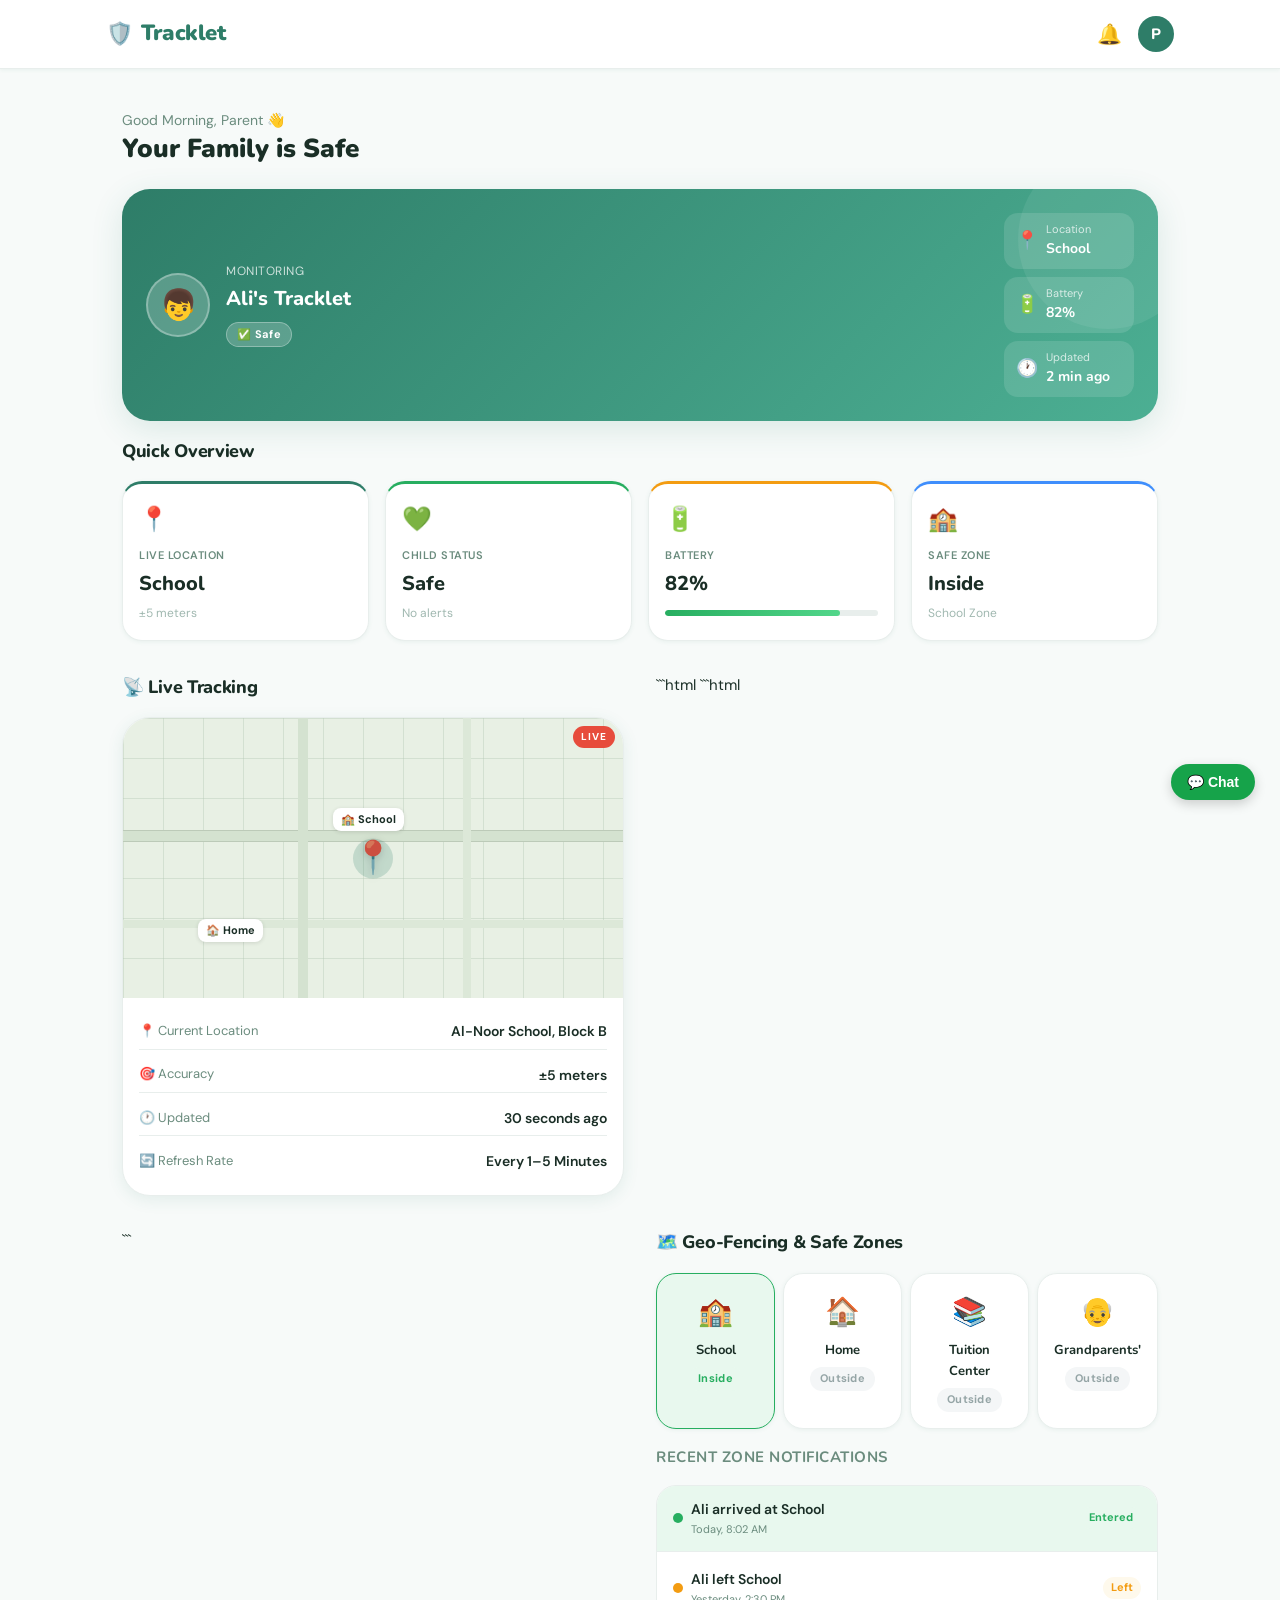
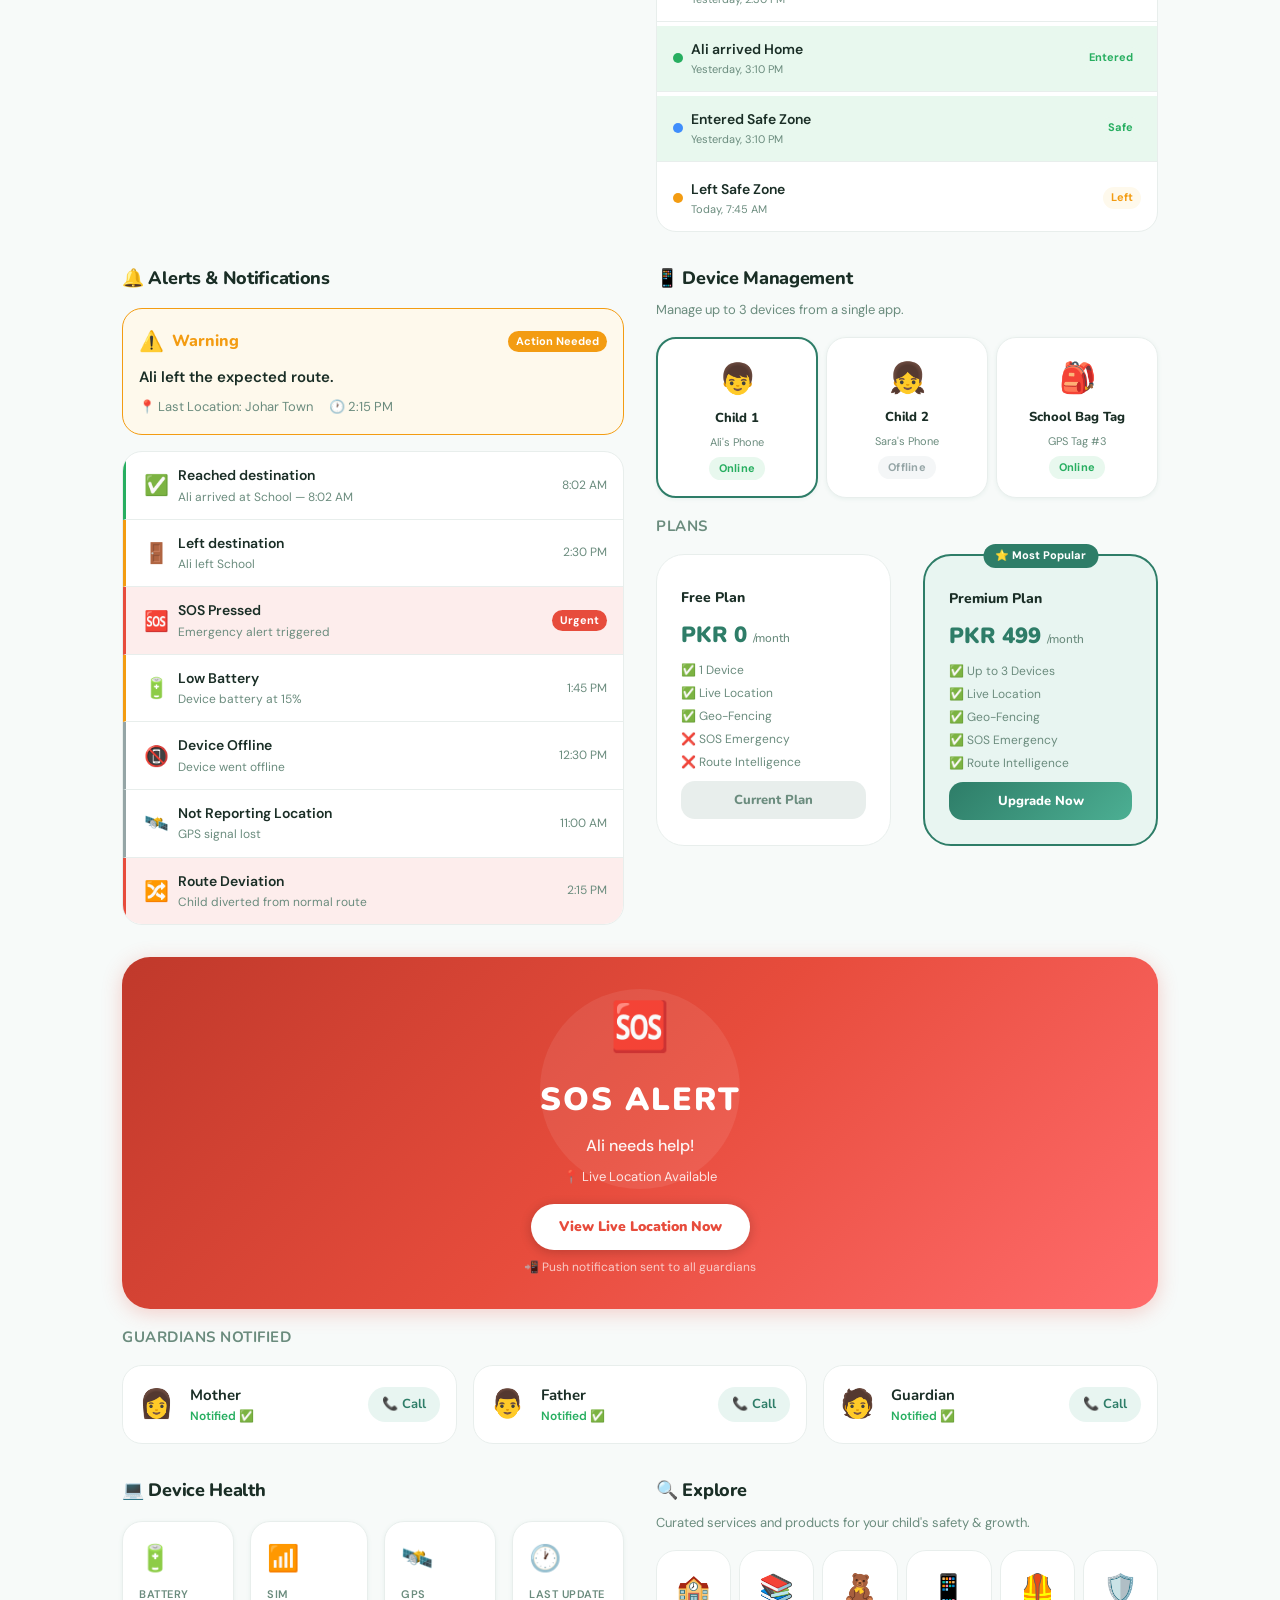
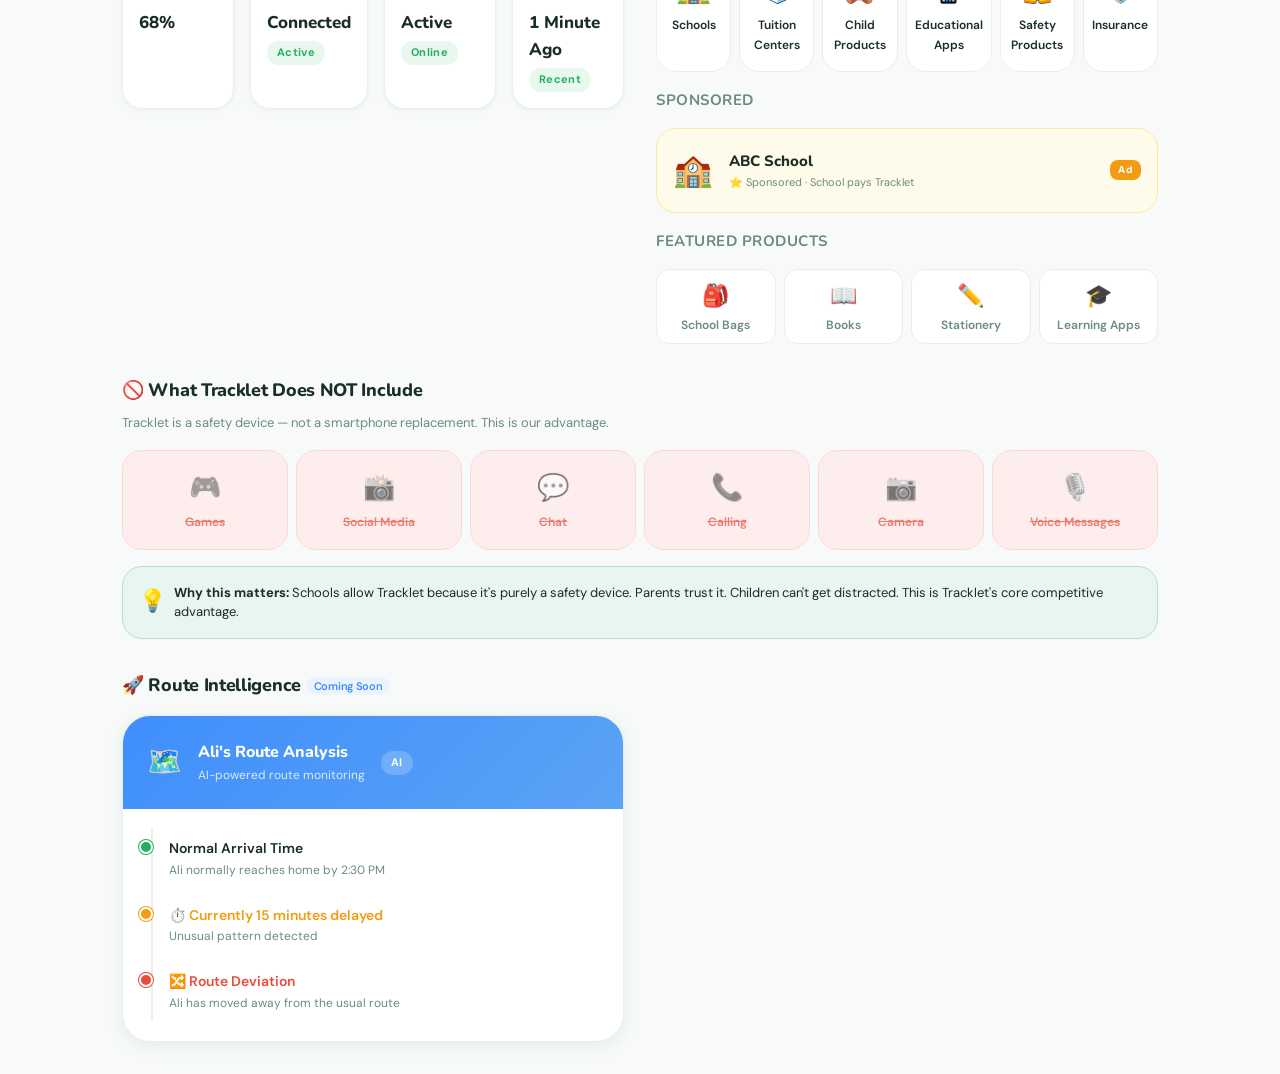
<file: index.html>
<!doctype html>
<html lang="en">
  <head>
    <meta charset="UTF-8" />
    <meta name="viewport" content="width=device-width, initial-scale=1.0" />
    <title>Tracklet — Child Safety Tracker</title>
    <link rel="stylesheet" href="style.css" />
    <!-- Google Fonts: Nunito (friendly, rounded, safe feel) + DM Sans (clean body) -->
    <link rel="preconnect" href="https://fonts.googleapis.com" />
    <link rel="preconnect" href="https://fonts.gstatic.com" crossorigin />
    <link
      href="https://fonts.googleapis.com/css2?family=Nunito:wght@400;600;700;800;900&family=DM+Sans:wght@300;400;500;600&display=swap"
      rel="stylesheet"
    />
  </head>
  <body>
    <!-- ===========================
       TOP APP BAR
  ============================ -->
    <header class="topbar">
      <div class="topbar-inner">
        <div class="topbar-logo">
          <span class="logo-icon">🛡️</span>
          <span class="logo-text">Tracklet</span>
        </div>
        <div class="topbar-actions">
          <span class="topbar-bell">🔔</span>
          <div class="topbar-avatar">P</div>
        </div>
      </div>
    </header>

    <!-- ===========================
       MAIN CONTENT WRAPPER
  ============================ -->
    <main class="main-content">
      <!-- ===========================
         SECTION 1: HOME DASHBOARD
    ============================ -->
      <section class="section" id="home">
        <!-- Greeting -->
        <div class="greeting">
          <p class="greeting-sub">Good Morning, Parent 👋</p>
          <h1 class="greeting-title">Your Family is Safe</h1>
        </div>

        <!-- Child Profile Card -->
        <div class="profile-card">
          <div class="profile-card-left">
            <div class="profile-avatar">
              <span>👦</span>
            </div>
            <div class="profile-info">
              <p class="profile-label">Monitoring</p>
              <h2 class="profile-name">Ali's Tracklet</h2>
              <span class="badge badge-safe">✅ Safe</span>
            </div>
          </div>
          <div class="profile-card-right">
            <div class="profile-stat">
              <span class="stat-icon">📍</span>
              <div>
                <p class="stat-label">Location</p>
                <p class="stat-value">School</p>
              </div>
            </div>
            <div class="profile-stat">
              <span class="stat-icon">🔋</span>
              <div>
                <p class="stat-label">Battery</p>
                <p class="stat-value">82%</p>
              </div>
            </div>
            <div class="profile-stat">
              <span class="stat-icon">🕐</span>
              <div>
                <p class="stat-label">Updated</p>
                <p class="stat-value">2 min ago</p>
              </div>
            </div>
          </div>
        </div>

        <!-- Quick Cards Grid -->
        <h2 class="section-title">Quick Overview</h2>
        <div class="quick-grid">
          <div class="quick-card quick-card--location">
            <span class="qc-icon">📍</span>
            <p class="qc-label">Live Location</p>
            <p class="qc-value">School</p>
            <p class="qc-sub">±5 meters</p>
          </div>
          <div class="quick-card quick-card--status">
            <span class="qc-icon">💚</span>
            <p class="qc-label">Child Status</p>
            <p class="qc-value">Safe</p>
            <p class="qc-sub">No alerts</p>
          </div>
          <div class="quick-card quick-card--battery">
            <span class="qc-icon">🔋</span>
            <p class="qc-label">Battery</p>
            <p class="qc-value">82%</p>
            <!-- Battery bar -->
            <div class="battery-bar">
              <div class="battery-fill" style="width: 82%"></div>
            </div>
          </div>
          <div class="quick-card quick-card--zone">
            <span class="qc-icon">🏫</span>
            <p class="qc-label">Safe Zone</p>
            <p class="qc-value">Inside</p>
            <p class="qc-sub">School Zone</p>
          </div>
        </div>
      </section>

      <!-- ===========================
         SECTION 2: LIVE TRACKING
    ============================ -->
      <section class="section" id="live-tracking">
        <h2 class="section-title">📡 Live Tracking</h2>

        <!-- Map Placeholder (CSS only, no JS) -->
        <div class="map-card">
          <div class="map-placeholder">
            <!-- Grid lines to simulate map -->
            <div class="map-grid"></div>
            <!-- Roads simulation -->
            <div class="map-road map-road--h1"></div>
            <div class="map-road map-road--h2"></div>
            <div class="map-road map-road--v1"></div>
            <div class="map-road map-road--v2"></div>
            <!-- Location pin -->
            <div class="map-pin">
              <span class="pin-icon">📍</span>
              <div class="pin-pulse"></div>
            </div>
            <!-- Map labels -->
            <div class="map-label map-label--school">🏫 School</div>
            <div class="map-label map-label--home">🏠 Home</div>
            <div class="map-overlay-badge">LIVE</div>
          </div>
          <!-- Tracking Info -->
          <div class="tracking-info">
            <div class="tracking-row">
              <span class="ti-label">📍 Current Location</span>
              <span class="ti-value">Al-Noor School, Block B</span>
            </div>
            <div class="tracking-row">
              <span class="ti-label">🎯 Accuracy</span>
              <span class="ti-value">±5 meters</span>
            </div>
            <div class="tracking-row">
              <span class="ti-label">🕐 Updated</span>
              <span class="ti-value">30 seconds ago</span>
            </div>
            <div class="tracking-row">
              <span class="ti-label">🔄 Refresh Rate</span>
              <span class="ti-value">Every 1–5 Minutes</span>
            </div>
          </div>
        </div>
      </section>
```html
```html
<!-- ================= TRACKLET CHAT ================= -->

<button id="chatBtn">
    💬 Chat
</button>

<div id="chatBox">

    <div class="chat-header">
        <span>Tracklet Support</span>
        <span class="close-btn" onclick="closeChat()">✕</span>
    </div>

    <div class="chat-messages">

        <div class="bot-message">
            Hello! Welcome to Tracklet.
        </div>

        <div class="user-message">
            Where is my child currently?
        </div>

        <div class="bot-message">
            The student is currently on the route to school.
        </div>

        <div class="user-message">
            Estimated arrival time?
        </div>

        <div class="bot-message">
            Arrival expected in 10 minutes.
        </div>

    </div>

    <div class="chat-input">

        <input
            type="text"
            placeholder="Type a message..."
        >

        <button>
            Send
        </button>

    </div>

</div>

<style>

/* CHAT BUTTON */

#chatBtn{

    position:fixed;

    bottom:100px;
    right:25px;

    background:#16a34a;
    color:white;

    border:none;

    padding:10px 16px;

    border-radius:50px;

    font-size:14px;
    font-weight:600;

    cursor:grab;

    box-shadow:0 4px 12px rgba(0,0,0,0.18);

    z-index:9999;

    display:flex;
    align-items:center;
    gap:6px;

    user-select:none;
}

/* CHAT BOX */

#chatBox{

    position:fixed;

    bottom:160px;
    right:25px;

    width:350px;
    height:480px;

    background:white;

    border-radius:18px;

    overflow:hidden;

    display:none;
    flex-direction:column;

    box-shadow:0 5px 25px rgba(0,0,0,0.20);

    z-index:9998;
}

/* HEADER */

.chat-header{

    background:#16a34a;

    color:white;

    padding:15px;

    display:flex;
    justify-content:space-between;
    align-items:center;

    font-weight:600;
}

.close-btn{
    cursor:pointer;
    font-size:18px;
}

/* MESSAGES */

.chat-messages{

    flex:1;

    background:#f5f7fb;

    padding:15px;

    overflow-y:auto;
}

.bot-message{

    background:white;

    padding:10px 14px;

    margin-bottom:12px;

    width:fit-content;

    max-width:80%;

    border-radius:12px;

    box-shadow:0 1px 4px rgba(0,0,0,0.08);
}

.user-message{

    background:#16a34a;

    color:white;

    padding:10px 14px;

    margin-left:auto;

    margin-bottom:12px;

    width:fit-content;

    max-width:80%;

    border-radius:12px;
}

/* INPUT */

.chat-input{

    display:flex;

    gap:8px;

    padding:12px;

    background:white;

    border-top:1px solid #ddd;
}

.chat-input input{

    flex:1;

    padding:10px;

    border:1px solid #ccc;

    border-radius:8px;

    outline:none;
}

.chat-input button{

    background:#16a34a;

    color:white;

    border:none;

    padding:10px 15px;

    border-radius:8px;

    cursor:pointer;
}

/* MOBILE */

@media(max-width:768px){

    #chatBox{

        width:95%;
        right:2.5%;

        height:65vh;
    }

    #chatBtn{

        bottom:85px;
        right:15px;
    }
}

</style>

<script>

const chatBtn =
document.getElementById("chatBtn");

const chatBox =
document.getElementById("chatBox");

/* OPEN / CLOSE CHAT */

chatBtn.addEventListener("click",function(){

    if(chatBtn.dragged) return;

    if(chatBox.style.display==="flex"){
        chatBox.style.display="none";
    }
    else{
        chatBox.style.display="flex";
    }

});

/* CLOSE BUTTON */

function closeChat(){

    chatBox.style.display="none";

}

/* DRAGGABLE BUTTON */

let offsetX;
let offsetY;
let isDragging=false;

chatBtn.addEventListener("mousedown",startDrag);

function startDrag(e){

    isDragging=false;

    offsetX=e.clientX-chatBtn.offsetLeft;
    offsetY=e.clientY-chatBtn.offsetTop;

    function drag(e){

        isDragging=true;

        chatBtn.dragged=true;

        chatBtn.style.left=
        (e.clientX-offsetX)+"px";

        chatBtn.style.top=
        (e.clientY-offsetY)+"px";

        chatBtn.style.right="auto";
        chatBtn.style.bottom="auto";
    }

    function stopDrag(){

        document.removeEventListener(
            "mousemove",
            drag
        );

        setTimeout(()=>{
            chatBtn.dragged=false;
        },100);

    }

    document.addEventListener(
        "mousemove",
        drag
    );

    document.addEventListener(
        "mouseup",
        stopDrag,
        {once:true}
    );
}

</script>

<!-- ================= END TRACKLET CHAT ================= -->
```


      <!-- ===========================
         SECTION 3: GEO-FENCING
    ============================ -->
      <section class="section" id="geofencing">
        <h2 class="section-title">🗺️ Geo-Fencing &amp; Safe Zones</h2>

        <!-- Safe Zone Cards -->
        <div class="zone-grid">
          <div class="zone-card zone-card--active">
            <span class="zone-icon">🏫</span>
            <p class="zone-name">School</p>
            <span class="badge badge-inside">Inside</span>
          </div>
          <div class="zone-card">
            <span class="zone-icon">🏠</span>
            <p class="zone-name">Home</p>
            <span class="badge badge-outside">Outside</span>
          </div>
          <div class="zone-card">
            <span class="zone-icon">📚</span>
            <p class="zone-name">Tuition Center</p>
            <span class="badge badge-outside">Outside</span>
          </div>
          <div class="zone-card">
            <span class="zone-icon">👴</span>
            <p class="zone-name">Grandparents'</p>
            <span class="badge badge-outside">Outside</span>
          </div>
        </div>

        <!-- Notification Log -->
        <h3 class="sub-title">Recent Zone Notifications</h3>
        <div class="notif-log">
          <div class="notif-item notif-item--arrive">
            <span class="notif-dot notif-dot--green"></span>
            <div class="notif-text">
              <p class="notif-main">Ali arrived at School</p>
              <p class="notif-time">Today, 8:02 AM</p>
            </div>
            <span class="notif-tag notif-tag--in">Entered</span>
          </div>
          <div class="notif-item">
            <span class="notif-dot notif-dot--orange"></span>
            <div class="notif-text">
              <p class="notif-main">Ali left School</p>
              <p class="notif-time">Yesterday, 2:30 PM</p>
            </div>
            <span class="notif-tag notif-tag--out">Left</span>
          </div>
          <div class="notif-item notif-item--arrive">
            <span class="notif-dot notif-dot--green"></span>
            <div class="notif-text">
              <p class="notif-main">Ali arrived Home</p>
              <p class="notif-time">Yesterday, 3:10 PM</p>
            </div>
            <span class="notif-tag notif-tag--in">Entered</span>
          </div>
          <div class="notif-item notif-item--arrive">
            <span class="notif-dot notif-dot--blue"></span>
            <div class="notif-text">
              <p class="notif-main">Entered Safe Zone</p>
              <p class="notif-time">Yesterday, 3:10 PM</p>
            </div>
            <span class="notif-tag notif-tag--in">Safe</span>
          </div>
          <div class="notif-item">
            <span class="notif-dot notif-dot--orange"></span>
            <div class="notif-text">
              <p class="notif-main">Left Safe Zone</p>
              <p class="notif-time">Today, 7:45 AM</p>
            </div>
            <span class="notif-tag notif-tag--out">Left</span>
          </div>
        </div>
      </section>

      <!-- ===========================
         SECTION 4: ALERTS CENTER
    ============================ -->
      <section class="section" id="alerts">
        <h2 class="section-title">🔔 Alerts &amp; Notifications</h2>

        <!-- Warning card (prominent) -->
        <div class="alert-card alert-card--warning">
          <div class="alert-card-header">
            <span class="alert-icon">⚠️</span>
            <span class="alert-title">Warning</span>
            <span class="alert-badge alert-badge--warn">Action Needed</span>
          </div>
          <p class="alert-msg">Ali left the expected route.</p>
          <div class="alert-meta">
            <span>📍 Last Location: Johar Town</span>
            <span>🕐 2:15 PM</span>
          </div>
        </div>

        <!-- Alert cards list -->
        <div class="alerts-list">
          <div class="alert-row alert-row--green">
            <span class="ar-icon">✅</span>
            <div class="ar-text">
              <p class="ar-title">Reached destination</p>
              <p class="ar-sub">Ali arrived at School — 8:02 AM</p>
            </div>
            <span class="ar-time">8:02 AM</span>
          </div>
          <div class="alert-row alert-row--orange">
            <span class="ar-icon">🚪</span>
            <div class="ar-text">
              <p class="ar-title">Left destination</p>
              <p class="ar-sub">Ali left School</p>
            </div>
            <span class="ar-time">2:30 PM</span>
          </div>
          <div class="alert-row alert-row--red">
            <span class="ar-icon">🆘</span>
            <div class="ar-text">
              <p class="ar-title">SOS Pressed</p>
              <p class="ar-sub">Emergency alert triggered</p>
            </div>
            <span class="ar-time badge-urgent">Urgent</span>
          </div>
          <div class="alert-row alert-row--orange">
            <span class="ar-icon">🔋</span>
            <div class="ar-text">
              <p class="ar-title">Low Battery</p>
              <p class="ar-sub">Device battery at 15%</p>
            </div>
            <span class="ar-time">1:45 PM</span>
          </div>
          <div class="alert-row alert-row--gray">
            <span class="ar-icon">📵</span>
            <div class="ar-text">
              <p class="ar-title">Device Offline</p>
              <p class="ar-sub">Device went offline</p>
            </div>
            <span class="ar-time">12:30 PM</span>
          </div>
          <div class="alert-row alert-row--gray">
            <span class="ar-icon">🛰️</span>
            <div class="ar-text">
              <p class="ar-title">Not Reporting Location</p>
              <p class="ar-sub">GPS signal lost</p>
            </div>
            <span class="ar-time">11:00 AM</span>
          </div>
          <div class="alert-row alert-row--red">
            <span class="ar-icon">🔀</span>
            <div class="ar-text">
              <p class="ar-title">Route Deviation</p>
              <p class="ar-sub">Child diverted from normal route</p>
            </div>
            <span class="ar-time">2:15 PM</span>
          </div>
        </div>
      </section>

      <!-- ===========================
         SECTION 5: DEVICE MANAGEMENT
    ============================ -->
      <section class="section" id="devices">
        <h2 class="section-title">📱 Device Management</h2>
        <p class="section-desc">Manage up to 3 devices from a single app.</p>

        <!-- Devices grid -->
        <div class="devices-grid">
          <div class="device-card device-card--active">
            <span class="device-icon">👦</span>
            <p class="device-name">Child 1</p>
            <p class="device-sub">Ali's Phone</p>
            <span class="badge badge-online">Online</span>
          </div>
          <div class="device-card">
            <span class="device-icon">👧</span>
            <p class="device-name">Child 2</p>
            <p class="device-sub">Sara's Phone</p>
            <span class="badge badge-offline">Offline</span>
          </div>
          <div class="device-card">
            <span class="device-icon">🎒</span>
            <p class="device-name">School Bag Tag</p>
            <p class="device-sub">GPS Tag #3</p>
            <span class="badge badge-online">Online</span>
          </div>
        </div>

        <!-- Plan Cards -->
        <h3 class="sub-title">Plans</h3>
        <div class="plan-grid">
          <div class="plan-card plan-card--free">
            <p class="plan-label">Free Plan</p>
            <p class="plan-price">PKR 0 <span>/month</span></p>
            <ul class="plan-features">
              <li>✅ 1 Device</li>
              <li>✅ Live Location</li>
              <li>✅ Geo-Fencing</li>
              <li>❌ SOS Emergency</li>
              <li>❌ Route Intelligence</li>
            </ul>
            <button class="plan-btn plan-btn--free">Current Plan</button>
          </div>
          <div class="plan-card plan-card--premium">
            <div class="plan-popular">⭐ Most Popular</div>
            <p class="plan-label">Premium Plan</p>
            <p class="plan-price">PKR 499 <span>/month</span></p>
            <ul class="plan-features">
              <li>✅ Up to 3 Devices</li>
              <li>✅ Live Location</li>
              <li>✅ Geo-Fencing</li>
              <li>✅ SOS Emergency</li>
              <li>✅ Route Intelligence</li>
            </ul>
            <button class="plan-btn plan-btn--premium">Upgrade Now</button>
          </div>
        </div>
      </section>

      <!-- ===========================
         SECTION 6: SOS EMERGENCY
    ============================ -->
      <section class="section" id="sos">
        <!-- SOS Emergency Banner -->
        <div class="sos-banner">
          <div class="sos-pulse-ring"></div>
          <span class="sos-emoji">🆘</span>
          <h2 class="sos-title">SOS ALERT</h2>
          <a class="sos-msg" href="location.html">Ali needs help!</a>
          <p class="sos-location">📍 Live Location Available</p>
          <a href="#" class="sos-btn">View Live Location Now</a>
          <p class="sos-push">📲 Push notification sent to all guardians</p>
        </div>

        <!-- Guardians notified -->
        <h3 class="sub-title">Guardians Notified</h3>
        <div class="guardians-list">
          <div class="guardian-card">
            <span class="guardian-icon">👩</span>
            <div class="guardian-info">
              <p class="guardian-name">Mother</p>
              <p class="guardian-status">Notified ✅</p>
            </div>
            <a href="#" class="guardian-call">📞 Call</a>
          </div>
          <div class="guardian-card">
            <span class="guardian-icon">👨</span>
            <div class="guardian-info">
              <p class="guardian-name">Father</p>
              <p class="guardian-status">Notified ✅</p>
            </div>
            <a href="#" class="guardian-call">📞 Call</a>
          </div>
          <div class="guardian-card">
            <span class="guardian-icon">🧑</span>
            <div class="guardian-info">
              <p class="guardian-name">Guardian</p>
              <p class="guardian-status">Notified ✅</p>
            </div>
            <a href="#" class="guardian-call">📞 Call</a>
          </div>
        </div>
      </section>

      <!-- ===========================
         SECTION 7: DEVICE HEALTH
    ============================ -->
      <section class="section" id="health">
        <h2 class="section-title">💻 Device Health</h2>

        <div class="health-grid">
          <div class="health-card">
            <span class="health-icon">🔋</span>
            <p class="health-label">Battery</p>
            <p class="health-value">68%</p>
            <div class="battery-bar">
              <div
                class="battery-fill battery-fill--med"
                style="width: 68%"
              ></div>
            </div>
          </div>
          <div class="health-card">
            <span class="health-icon">📶</span>
            <p class="health-label">SIM</p>
            <p class="health-value">Connected</p>
            <span class="badge badge-online">Active</span>
          </div>
          <div class="health-card">
            <span class="health-icon">🛰️</span>
            <p class="health-label">GPS</p>
            <p class="health-value">Active</p>
            <span class="badge badge-online">Online</span>
          </div>
          <div class="health-card">
            <span class="health-icon">🕐</span>
            <p class="health-label">Last Update</p>
            <p class="health-value">1 Minute Ago</p>
            <span class="badge badge-safe">Recent</span>
          </div>
        </div>
      </section>

      <!-- ===========================
         SECTION 8: EXPLORE PAGE
    ============================ -->
      <section class="section" id="explore">
        <h2 class="section-title">🔍 Explore</h2>
        <p class="section-desc">
          Curated services and products for your child's safety &amp; growth.
        </p>

        <!-- Category Cards -->
        <div class="explore-grid">
          <div class="explore-card">
            <span class="explore-icon">🏫</span>
            <a class="explore-label" href="second.html">Schools</a>
          </div>
          <div class="explore-card">
            <span class="explore-icon">📚</span>
            <p class="explore-label">Tuition Centers</p>
          </div>
          <div class="explore-card">
            <span class="explore-icon">🧸</span>
            <p class="explore-label">Child Products</p>
          </div>
          <div class="explore-card">
            <span class="explore-icon">📱</span>
            <a class="explore-label" href="add.html">Educational Apps</a>
          </div>
          <div class="explore-card">
            <span class="explore-icon">🦺</span>
            <p class="explore-label">Safety Products</p>
          </div>
          <div class="explore-card">
            <span class="explore-icon">🛡️</span>
            <p class="explore-label">Insurance</p>
          </div>
        </div>

        <!-- Sponsored card -->
        <h3 class="sub-title">Sponsored</h3>
        <div class="sponsored-card">
          <div class="sponsored-left">
            <span class="sponsored-icon">🏫</span>
            <div>
              <p class="sponsored-name">ABC School</p>
              <p class="sponsored-tag">⭐ Sponsored · School pays Tracklet</p>
            </div>
          </div>
          <span class="sponsored-badge">Ad</span>
        </div>

        <!-- Product Ads -->
        <h3 class="sub-title">Featured Products</h3>
        <div class="product-grid">
          <div class="product-card">
            <span class="product-icon">🎒</span>
            <p>School Bags</p>
          </div>
          <div class="product-card">
            <span class="product-icon">📖</span>
            <p>Books</p>
          </div>
          <div class="product-card">
            <span class="product-icon">✏️</span>
            <p>Stationery</p>
          </div>
          <div class="product-card">
            <span class="product-icon">🎓</span>
            <p>Learning Apps</p>
          </div>
        </div>
      </section>

      <!-- ===========================
         SECTION 9: NOT INCLUDED
    ============================ -->
      <section class="section" id="not-included">
        <h2 class="section-title">🚫 What Tracklet Does NOT Include</h2>
        <p class="section-desc">
          Tracklet is a safety device — not a smartphone replacement. This is
          our advantage.
        </p>

        <div class="no-feature-grid">
          <div class="no-feature-card">
            <span class="no-icon">🎮</span>
            <p>Games</p>
          </div>
          <div class="no-feature-card">
            <span class="no-icon">📸</span>
            <p>Social Media</p>
          </div>
          <div class="no-feature-card">
            <span class="no-icon">💬</span>
            <p>Chat</p>
          </div>
          <div class="no-feature-card">
            <span class="no-icon">📞</span>
            <p>Calling</p>
          </div>
          <div class="no-feature-card">
            <span class="no-icon">📷</span>
            <p>Camera</p>
          </div>
          <div class="no-feature-card">
            <span class="no-icon">🎙️</span>
            <p>Voice Messages</p>
          </div>
        </div>

        <!-- Why box -->
        <div class="why-box">
          <p class="why-icon">💡</p>
          <p class="why-text">
            <strong>Why this matters:</strong> Schools allow Tracklet because
            it's purely a safety device. Parents trust it. Children can't get
            distracted. This is Tracklet's core competitive advantage.
          </p>
        </div>
      </section>

      <!-- ===========================
         SECTION 10: FUTURE FEATURE
         Route Intelligence
    ============================ -->
      <section class="section" id="future">
        <h2 class="section-title">
          🚀 Route Intelligence <span class="coming-soon">Coming Soon</span>
        </h2>

        <div class="route-card">
          <div class="route-header">
            <span class="route-icon">🗺️</span>
            <div>
              <p class="route-title">Ali's Route Analysis</p>
              <p class="route-sub">AI-powered route monitoring</p>
            </div>
            <span class="badge badge-ai">AI</span>
          </div>

          <div class="route-timeline">
            <div class="rt-item rt-item--ok">
              <span class="rt-dot rt-dot--green"></span>
              <div class="rt-text">
                <p class="rt-main">Normal Arrival Time</p>
                <p class="rt-sub">Ali normally reaches home by 2:30 PM</p>
              </div>
            </div>
            <div class="rt-item rt-item--warn">
              <span class="rt-dot rt-dot--orange"></span>
              <div class="rt-text">
                <p class="rt-main">⏱️ Currently 15 minutes delayed</p>
                <p class="rt-sub">Unusual pattern detected</p>
              </div>
            </div>
            <div class="rt-item rt-item--alert">
              <span class="rt-dot rt-dot--red"></span>
              <div class="rt-text">
                <p class="rt-main">🔀 Route Deviation</p>
                <p class="rt-sub">Ali has moved away from the usual route</p>
              </div>
            </div>
          </div>
        </div>
      </section>
    </main>
    <!-- end main-content -->

    <!-- ===========================
       BOTTOM NAVIGATION BAR
  ============================ -->
    <nav class="bottom-nav">
      <a href="#home" class="bn-item bn-item--active">
        <span class="bn-icon">🏠</span>
        <span class="bn-label">Home</span>
      </a>
      <a href="#live-tracking" class="bn-item">
        <span class="bn-icon">📡</span>
        <span class="bn-label">Live</span>
      </a>
      <a href="#alerts" class="bn-item bn-item--sos">
        <span class="bn-icon">🔔</span>
        <span class="bn-label">Alerts</span>
      </a>
      <a href="#devices" class="bn-item">
        <span class="bn-icon">📱</span>
        <span class="bn-label">Devices</span>
      </a>
      <a href="#explore" class="bn-item">
        <span class="bn-icon">🔍</span>
        <span class="bn-label">Explore</span>
      </a>
    </nav>
  </body>
</html>
</file>
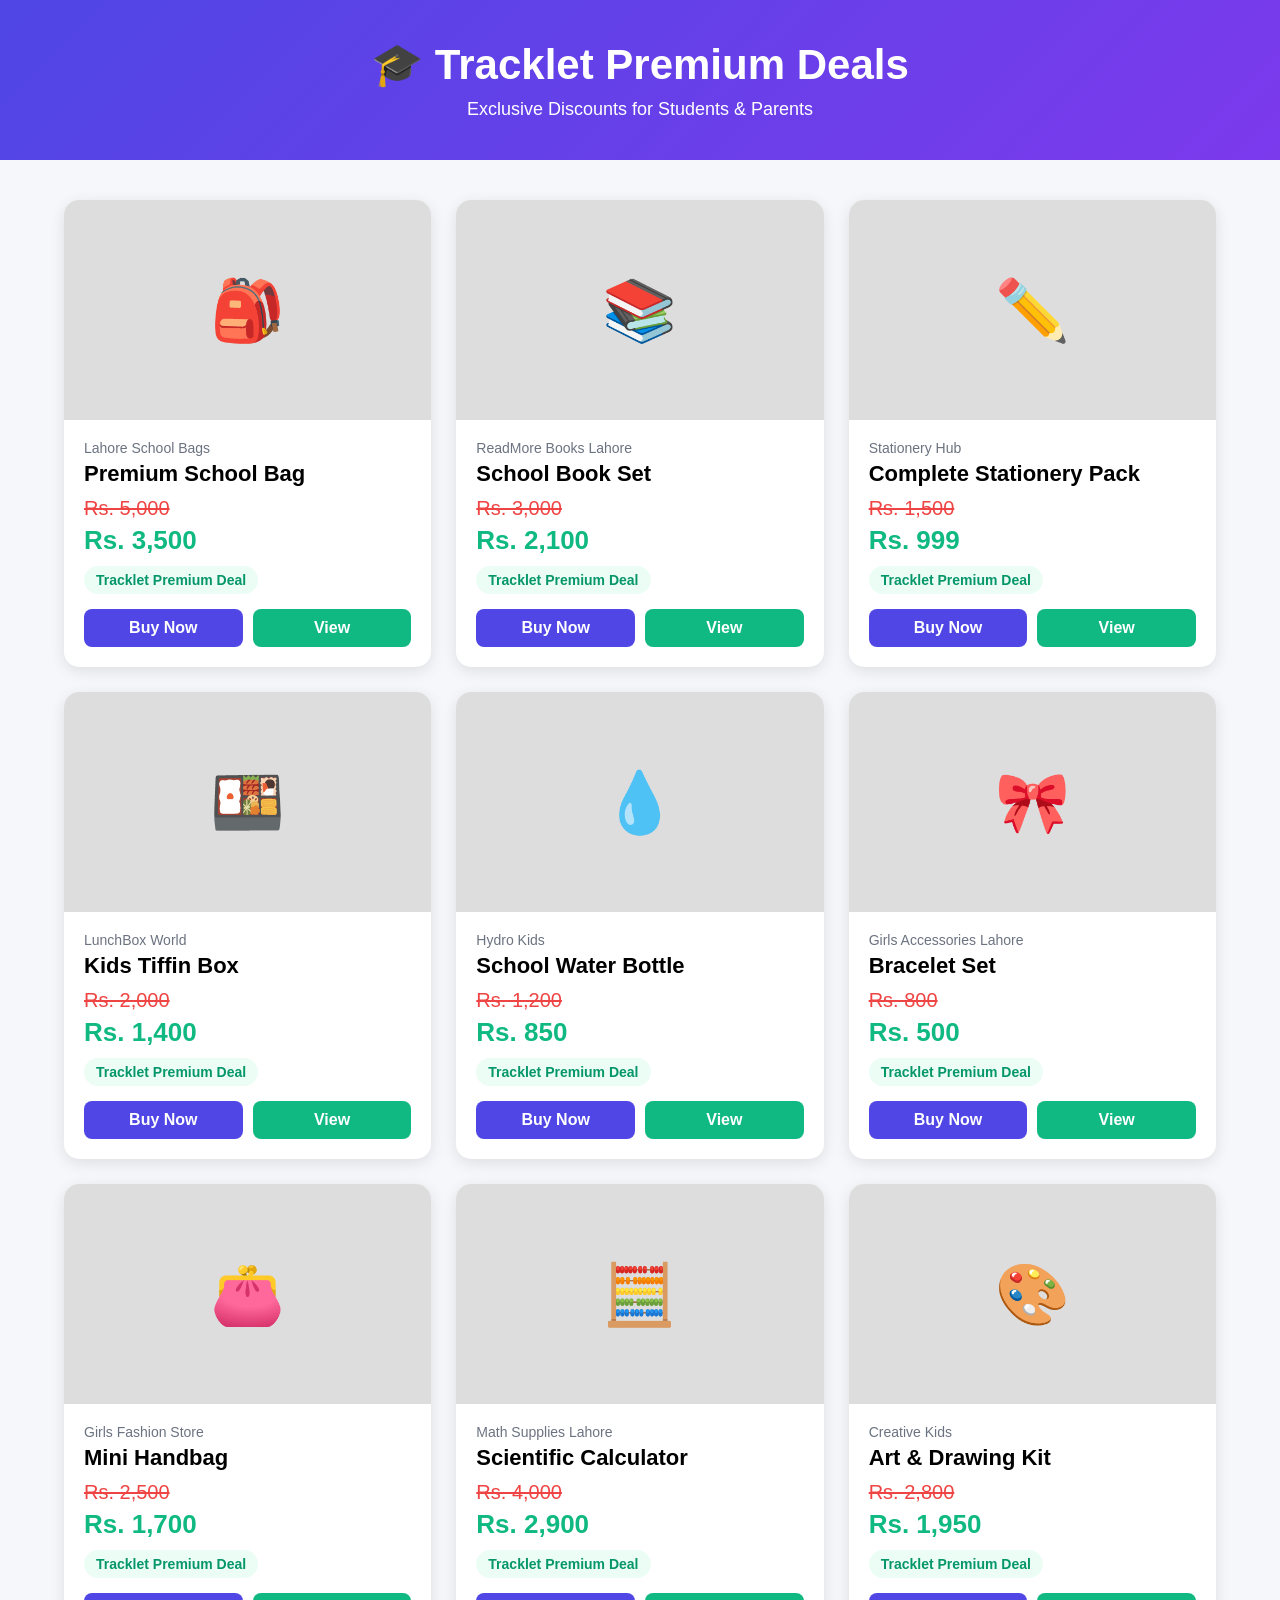
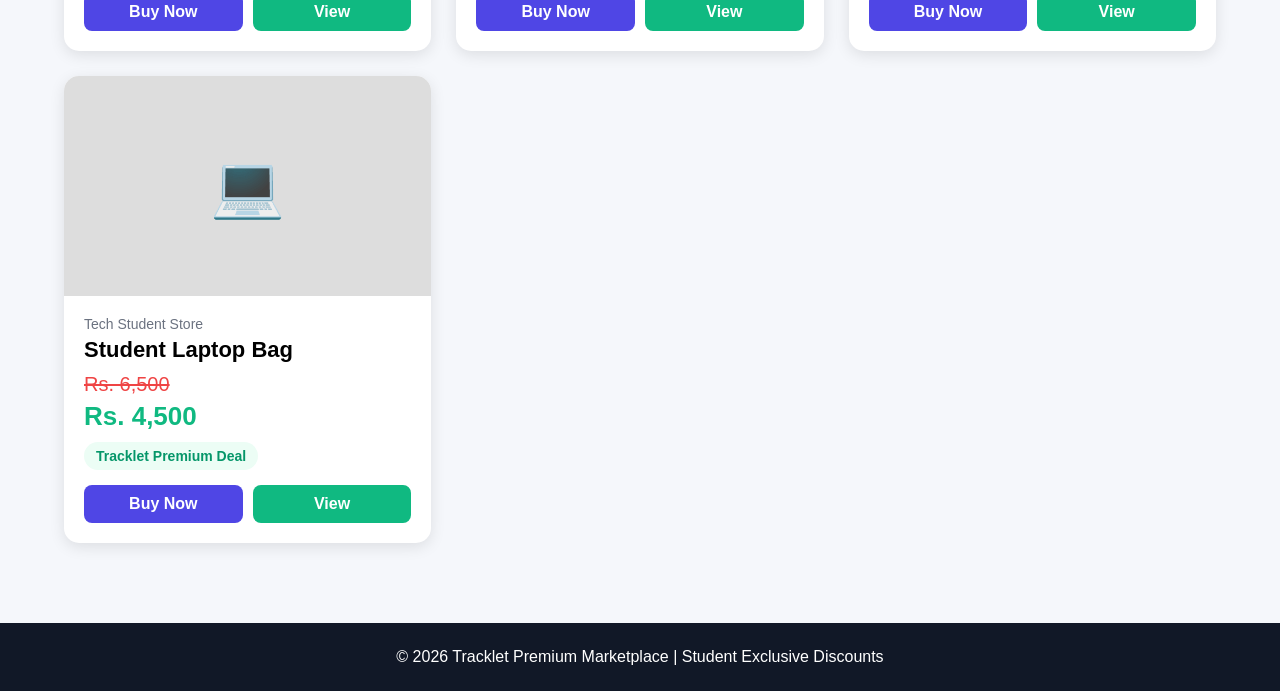
<file: second.html>
<!doctype html>
<html lang="en">
  <head>
    <meta charset="UTF-8" />
    <meta name="viewport" content="width=device-width, initial-scale=1.0" />
    <title>Tracklet Premium Deals</title>

    <style>
      * {
        margin: 0;
        padding: 0;
        box-sizing: border-box;
        font-family: Arial, sans-serif;
      }

      body {
        background: #f5f7fb;
      }

      header {
        background: linear-gradient(135deg, #4f46e5, #7c3aed);
        color: white;
        text-align: center;
        padding: 40px 20px;
      }

      header h1 {
        font-size: 42px;
      }

      header p {
        margin-top: 10px;
        font-size: 18px;
      }

      .container {
        width: 90%;
        margin: auto;
        padding: 40px 0;
      }

      .ads-grid {
        display: grid;
        grid-template-columns: repeat(auto-fit, minmax(280px, 1fr));
        gap: 25px;
      }

      .ad-card {
        background: white;
        border-radius: 15px;
        overflow: hidden;
        box-shadow: 0 4px 15px rgba(0, 0, 0, 0.1);
        transition: 0.3s;
      }

      .ad-card:hover {
        transform: translateY(-5px);
      }

      .ad-image {
        height: 220px;
        background: #ddd;
        display: flex;
        align-items: center;
        justify-content: center;
        font-size: 60px;
      }

      .ad-content {
        padding: 20px;
      }

      .brand {
        color: #6b7280;
        font-size: 14px;
        margin-bottom: 5px;
      }

      .product-name {
        font-size: 22px;
        margin-bottom: 10px;
      }

      .price {
        color: #ef4444;
        font-size: 20px;
        text-decoration: line-through;
      }

      .premium-price {
        color: #10b981;
        font-size: 26px;
        font-weight: bold;
        margin-top: 5px;
      }

      .tracklet-tag {
        display: inline-block;
        background: #ecfdf5;
        color: #059669;
        padding: 6px 12px;
        border-radius: 20px;
        margin-top: 10px;
        font-size: 14px;
        font-weight: bold;
      }

      .buttons {
        margin-top: 15px;
        display: flex;
        gap: 10px;
      }

      .btn {
        flex: 1;
        text-decoration: none;
        text-align: center;
        padding: 10px;
        border-radius: 8px;
        color: white;
        font-weight: bold;
      }

      .buy {
        background: #4f46e5;
      }

      .view {
        background: #10b981;
      }

      footer {
        text-align: center;
        background: #111827;
        color: white;
        padding: 25px;
        margin-top: 40px;
      }
    </style>
  </head>

  <body>
    <header>
      <h1>🎓 Tracklet Premium Deals</h1>
      <p>Exclusive Discounts for Students & Parents</p>
    </header>

    <div class="container">
      <div class="ads-grid">
        <div class="ad-card">
          <div class="ad-image">🎒</div>
          <div class="ad-content">
            <div class="brand">Lahore School Bags</div>
            <h3 class="product-name">Premium School Bag</h3>
            <div class="price">Rs. 5,000</div>
            <div class="premium-price">Rs. 3,500</div>
            <div class="tracklet-tag">Tracklet Premium Deal</div>
            <div class="buttons">
              <a href="#" class="btn buy">Buy Now</a>
              <a href="#" class="btn view">View</a>
            </div>
          </div>
        </div>

        <div class="ad-card">
          <div class="ad-image">📚</div>
          <div class="ad-content">
            <div class="brand">ReadMore Books Lahore</div>
            <h3 class="product-name">School Book Set</h3>
            <div class="price">Rs. 3,000</div>
            <div class="premium-price">Rs. 2,100</div>
            <div class="tracklet-tag">Tracklet Premium Deal</div>
            <div class="buttons">
              <a href="#" class="btn buy">Buy Now</a>
              <a href="#" class="btn view">View</a>
            </div>
          </div>
        </div>

        <div class="ad-card">
          <div class="ad-image">✏️</div>
          <div class="ad-content">
            <div class="brand">Stationery Hub</div>
            <h3 class="product-name">Complete Stationery Pack</h3>
            <div class="price">Rs. 1,500</div>
            <div class="premium-price">Rs. 999</div>
            <div class="tracklet-tag">Tracklet Premium Deal</div>
            <div class="buttons">
              <a href="#" class="btn buy">Buy Now</a>
              <a href="#" class="btn view">View</a>
            </div>
          </div>
        </div>

        <div class="ad-card">
          <div class="ad-image">🍱</div>
          <div class="ad-content">
            <div class="brand">LunchBox World</div>
            <h3 class="product-name">Kids Tiffin Box</h3>
            <div class="price">Rs. 2,000</div>
            <div class="premium-price">Rs. 1,400</div>
            <div class="tracklet-tag">Tracklet Premium Deal</div>
            <div class="buttons">
              <a href="#" class="btn buy">Buy Now</a>
              <a href="#" class="btn view">View</a>
            </div>
          </div>
        </div>

        <div class="ad-card">
          <div class="ad-image">💧</div>
          <div class="ad-content">
            <div class="brand">Hydro Kids</div>
            <h3 class="product-name">School Water Bottle</h3>
            <div class="price">Rs. 1,200</div>
            <div class="premium-price">Rs. 850</div>
            <div class="tracklet-tag">Tracklet Premium Deal</div>
            <div class="buttons">
              <a href="#" class="btn buy">Buy Now</a>
              <a href="#" class="btn view">View</a>
            </div>
          </div>
        </div>

        <div class="ad-card">
          <div class="ad-image">🎀</div>
          <div class="ad-content">
            <div class="brand">Girls Accessories Lahore</div>
            <h3 class="product-name">Bracelet Set</h3>
            <div class="price">Rs. 800</div>
            <div class="premium-price">Rs. 500</div>
            <div class="tracklet-tag">Tracklet Premium Deal</div>
            <div class="buttons">
              <a href="#" class="btn buy">Buy Now</a>
              <a href="#" class="btn view">View</a>
            </div>
          </div>
        </div>

        <div class="ad-card">
          <div class="ad-image">👛</div>
          <div class="ad-content">
            <div class="brand">Girls Fashion Store</div>
            <h3 class="product-name">Mini Handbag</h3>
            <div class="price">Rs. 2,500</div>
            <div class="premium-price">Rs. 1,700</div>
            <div class="tracklet-tag">Tracklet Premium Deal</div>
            <div class="buttons">
              <a href="#" class="btn buy">Buy Now</a>
              <a href="#" class="btn view">View</a>
            </div>
          </div>
        </div>

        <div class="ad-card">
          <div class="ad-image">🧮</div>
          <div class="ad-content">
            <div class="brand">Math Supplies Lahore</div>
            <h3 class="product-name">Scientific Calculator</h3>
            <div class="price">Rs. 4,000</div>
            <div class="premium-price">Rs. 2,900</div>
            <div class="tracklet-tag">Tracklet Premium Deal</div>
            <div class="buttons">
              <a href="#" class="btn buy">Buy Now</a>
              <a href="#" class="btn view">View</a>
            </div>
          </div>
        </div>

        <div class="ad-card">
          <div class="ad-image">🎨</div>
          <div class="ad-content">
            <div class="brand">Creative Kids</div>
            <h3 class="product-name">Art & Drawing Kit</h3>
            <div class="price">Rs. 2,800</div>
            <div class="premium-price">Rs. 1,950</div>
            <div class="tracklet-tag">Tracklet Premium Deal</div>
            <div class="buttons">
              <a href="#" class="btn buy">Buy Now</a>
              <a href="#" class="btn view">View</a>
            </div>
          </div>
        </div>

        <div class="ad-card">
          <div class="ad-image">💻</div>
          <div class="ad-content">
            <div class="brand">Tech Student Store</div>
            <h3 class="product-name">Student Laptop Bag</h3>
            <div class="price">Rs. 6,500</div>
            <div class="premium-price">Rs. 4,500</div>
            <div class="tracklet-tag">Tracklet Premium Deal</div>
            <div class="buttons">
              <a href="#" class="btn buy">Buy Now</a>
              <a href="#" class="btn view">View</a>
            </div>
          </div>
        </div>
      </div>
    </div>

    <footer>
      © 2026 Tracklet Premium Marketplace | Student Exclusive Discounts
    </footer>
  </body>
</html>
</file>
<file: style.css>
/* ==============================================
   TRACKLET — style.css
   Child Safety Tracking App
   Design: Clean, modern, mobile-first, safety-focused
   Color palette: Soft greens + warm whites + trust blues
   Fonts: Nunito (display) + DM Sans (body)
   ============================================== */


/* ==============================================
   CSS VARIABLES — Design Tokens
   Change these to update the whole theme
   ============================================== */
:root {
  /* Brand colors */
  --color-primary:    #2E7D68;   /* Deep trustworthy green */
  --color-primary-light: #4CAF93;
  --color-primary-pale: #E8F5F1;
  --color-accent:     #3F8EFC;   /* Calm blue */
  --color-accent-light: #EBF3FF;

  /* Status colors */
  --color-safe:       #27AE60;
  --color-safe-bg:    #E8F8EE;
  --color-warn:       #F39C12;
  --color-warn-bg:    #FEF9EC;
  --color-danger:     #E74C3C;
  --color-danger-bg:  #FDEDEC;
  --color-offline:    #95A5A6;
  --color-offline-bg: #F4F6F7;

  /* Neutral palette */
  --color-bg:         #F7FAF9;   /* Very light greenish white */
  --color-surface:    #FFFFFF;
  --color-border:     #E8EEEC;
  --color-text:       #1A2E26;   /* Dark green-tinted text */
  --color-text-sub:   #6B8C7E;   /* Muted */
  --color-text-light: #A0B8B0;

  /* Spacing */
  --space-xs:  4px;
  --space-sm:  8px;
  --space-md:  16px;
  --space-lg:  24px;
  --space-xl:  32px;
  --space-2xl: 48px;

  /* Radius */
  --radius-sm:  8px;
  --radius-md:  14px;
  --radius-lg:  20px;
  --radius-xl:  28px;
  --radius-full: 9999px;

  /* Shadows */
  --shadow-sm:  0 1px 4px rgba(46, 125, 104, 0.08);
  --shadow-md:  0 4px 16px rgba(46, 125, 104, 0.10);
  --shadow-lg:  0 8px 32px rgba(46, 125, 104, 0.14);
  --shadow-red: 0 4px 20px rgba(231, 76, 60, 0.25);

  /* Typography */
  --font-display: 'Nunito', sans-serif;
  --font-body:    'DM Sans', sans-serif;

  /* Bottom nav height (for padding) */
  --bottom-nav-height: 72px;
}


/* ==============================================
   RESET & BASE STYLES
   ============================================== */
*, *::before, *::after {
  box-sizing: border-box;
  margin: 0;
  padding: 0;
}

html {
  scroll-behavior: smooth;
}

body {
  background-color: var(--color-bg);
  font-family: var(--font-body);
  color: var(--color-text);
  font-size: 15px;
  line-height: 1.6;
  /* Space for fixed bottom nav on mobile */
  padding-bottom: var(--bottom-nav-height);
}

a {
  text-decoration: none;
  color: inherit;
}

ul {
  list-style: none;
  padding: 0;
}

img {
  max-width: 100%;
}

/* ==============================================
   TOP APP BAR
   ============================================== */
.topbar {
  position: sticky;
  top: 0;
  z-index: 100;
  background: var(--color-surface);
  border-bottom: 1px solid var(--color-border);
  box-shadow: var(--shadow-sm);
}

.topbar-inner {
  max-width: 1100px;
  margin: 0 auto;
  padding: var(--space-md) var(--space-md);
  display: flex;
  align-items: center;
  justify-content: space-between;
}

.topbar-logo {
  display: flex;
  align-items: center;
  gap: var(--space-sm);
}

.logo-icon {
  font-size: 22px;
}

.logo-text {
  font-family: var(--font-display);
  font-weight: 900;
  font-size: 22px;
  color: var(--color-primary);
  letter-spacing: -0.5px;
}

.topbar-actions {
  display: flex;
  align-items: center;
  gap: var(--space-md);
}

.topbar-bell {
  font-size: 20px;
  cursor: pointer;
  transition: transform 0.2s;
}

.topbar-bell:hover {
  transform: rotate(20deg) scale(1.1);
}

.topbar-avatar {
  width: 36px;
  height: 36px;
  border-radius: var(--radius-full);
  background: var(--color-primary);
  color: white;
  font-family: var(--font-display);
  font-weight: 800;
  font-size: 15px;
  display: flex;
  align-items: center;
  justify-content: center;
  cursor: pointer;
  transition: box-shadow 0.2s;
}

.topbar-avatar:hover {
  box-shadow: 0 0 0 3px var(--color-primary-pale);
}


/* ==============================================
   MAIN CONTENT
   ============================================== */
.main-content {
  max-width: 680px;
  margin: 0 auto;
  padding: var(--space-md);
  display: flex;
  flex-direction: column;
  gap: var(--space-xl);
}


/* ==============================================
   SECTION COMMON
   ============================================== */
.section {
  display: flex;
  flex-direction: column;
  gap: var(--space-md);
}

/* Scroll target offset for sticky topbar */
.section {
  scroll-margin-top: 72px;
}

.section-title {
  font-family: var(--font-display);
  font-weight: 800;
  font-size: 18px;
  color: var(--color-text);
  letter-spacing: -0.3px;
}

.section-desc {
  font-size: 13px;
  color: var(--color-text-sub);
  margin-top: -8px;
}

.sub-title {
  font-family: var(--font-display);
  font-weight: 700;
  font-size: 15px;
  color: var(--color-text-sub);
  text-transform: uppercase;
  letter-spacing: 0.5px;
}


/* ==============================================
   BADGES (reusable)
   ============================================== */
.badge {
  display: inline-flex;
  align-items: center;
  padding: 3px 10px;
  border-radius: var(--radius-full);
  font-size: 11px;
  font-weight: 700;
  letter-spacing: 0.3px;
}

.badge-safe    { background: var(--color-safe-bg);    color: var(--color-safe); }
.badge-inside  { background: var(--color-safe-bg);    color: var(--color-safe); }
.badge-outside { background: var(--color-offline-bg); color: var(--color-offline); }
.badge-online  { background: var(--color-safe-bg);    color: var(--color-safe); }
.badge-offline { background: var(--color-offline-bg); color: var(--color-offline); }
.badge-ai      { background: var(--color-accent-light); color: var(--color-accent); }


/* ==============================================
   SECTION 1: HOME DASHBOARD
   ============================================== */

/* Greeting */
.greeting {
  padding: var(--space-sm) 0;
}

.greeting-sub {
  font-size: 14px;
  color: var(--color-text-sub);
  margin-bottom: 2px;
}

.greeting-title {
  font-family: var(--font-display);
  font-size: 26px;
  font-weight: 900;
  color: var(--color-text);
  line-height: 1.2;
}

/* Profile Card */
.profile-card {
  background: linear-gradient(135deg, var(--color-primary) 0%, var(--color-primary-light) 100%);
  border-radius: var(--radius-xl);
  padding: var(--space-lg);
  color: white;
  display: flex;
  flex-direction: column;
  gap: var(--space-lg);
  box-shadow: var(--shadow-lg);
  position: relative;
  overflow: hidden;
}

/* Decorative circle in background */
.profile-card::after {
  content: '';
  position: absolute;
  width: 180px;
  height: 180px;
  border-radius: var(--radius-full);
  background: rgba(255, 255, 255, 0.07);
  right: -40px;
  top: -40px;
}

.profile-card-left {
  display: flex;
  align-items: center;
  gap: var(--space-md);
}

.profile-avatar {
  width: 64px;
  height: 64px;
  border-radius: var(--radius-full);
  background: rgba(255, 255, 255, 0.2);
  display: flex;
  align-items: center;
  justify-content: center;
  font-size: 30px;
  border: 2px solid rgba(255,255,255,0.3);
  flex-shrink: 0;
}

.profile-label {
  font-size: 12px;
  opacity: 0.75;
  margin-bottom: 2px;
  text-transform: uppercase;
  letter-spacing: 0.5px;
}

.profile-name {
  font-family: var(--font-display);
  font-size: 20px;
  font-weight: 800;
  margin-bottom: 6px;
}

/* Override badge colors inside profile card */
.profile-card .badge-safe {
  background: rgba(255,255,255,0.2);
  color: white;
  border: 1px solid rgba(255,255,255,0.3);
}

.profile-card-right {
  display: flex;
  gap: var(--space-md);
  flex-wrap: wrap;
}

.profile-stat {
  display: flex;
  align-items: center;
  gap: var(--space-sm);
  background: rgba(255, 255, 255, 0.12);
  padding: 8px 12px;
  border-radius: var(--radius-md);
  flex: 1;
  min-width: 100px;
}

.stat-icon {
  font-size: 18px;
}

.stat-label {
  font-size: 11px;
  opacity: 0.75;
}

.stat-value {
  font-family: var(--font-display);
  font-size: 14px;
  font-weight: 700;
}

/* Quick Cards Grid */
.quick-grid {
  display: grid;
  grid-template-columns: repeat(2, 1fr);
  gap: var(--space-md);
}

.quick-card {
  background: var(--color-surface);
  border-radius: var(--radius-lg);
  padding: var(--space-md);
  border: 1px solid var(--color-border);
  box-shadow: var(--shadow-sm);
  transition: transform 0.2s, box-shadow 0.2s;
  display: flex;
  flex-direction: column;
  gap: 4px;
}

.quick-card:hover {
  transform: translateY(-2px);
  box-shadow: var(--shadow-md);
}

.qc-icon {
  font-size: 24px;
  margin-bottom: 4px;
}

.qc-label {
  font-size: 11px;
  color: var(--color-text-sub);
  text-transform: uppercase;
  letter-spacing: 0.5px;
  font-weight: 600;
}

.qc-value {
  font-family: var(--font-display);
  font-size: 20px;
  font-weight: 800;
  color: var(--color-text);
}

.qc-sub {
  font-size: 12px;
  color: var(--color-text-light);
}

/* Color accents on quick cards */
.quick-card--location { border-top: 3px solid var(--color-primary); }
.quick-card--status   { border-top: 3px solid var(--color-safe); }
.quick-card--battery  { border-top: 3px solid var(--color-warn); }
.quick-card--zone     { border-top: 3px solid var(--color-accent); }

/* Battery bar (reused in Device Health too) */
.battery-bar {
  height: 6px;
  background: var(--color-border);
  border-radius: var(--radius-full);
  overflow: hidden;
  margin-top: 6px;
}

.battery-fill {
  height: 100%;
  background: linear-gradient(90deg, var(--color-safe), #52d68a);
  border-radius: var(--radius-full);
  transition: width 0.5s ease;
}

.battery-fill--med {
  background: linear-gradient(90deg, var(--color-warn), #f7c04a);
}


/* ==============================================
   SECTION 2: LIVE TRACKING
   ============================================== */

.map-card {
  background: var(--color-surface);
  border-radius: var(--radius-xl);
  overflow: hidden;
  border: 1px solid var(--color-border);
  box-shadow: var(--shadow-md);
}

/* CSS-only map simulation */
.map-placeholder {
  position: relative;
  height: 220px;
  background: #e8f0e4;
  overflow: hidden;
}

/* Grid lines = "map tile" effect */
.map-grid {
  position: absolute;
  inset: 0;
  background-image:
    linear-gradient(rgba(180,200,180,0.4) 1px, transparent 1px),
    linear-gradient(90deg, rgba(180,200,180,0.4) 1px, transparent 1px);
  background-size: 40px 40px;
}

/* Roads */
.map-road {
  position: absolute;
  background: #c8d8c4;
}

.map-road--h1 {
  left: 0; right: 0;
  height: 12px;
  top: 40%;
  background: #d4e2d0;
  border-top: 1px solid #bccab8;
  border-bottom: 1px solid #bccab8;
}

.map-road--h2 {
  left: 0; right: 0;
  height: 8px;
  top: 72%;
  background: #dce8d8;
}

.map-road--v1 {
  top: 0; bottom: 0;
  width: 10px;
  left: 35%;
  background: #d4e2d0;
}

.map-road--v2 {
  top: 0; bottom: 0;
  width: 8px;
  left: 68%;
  background: #dce8d8;
}

/* Pulsing location pin */
.map-pin {
  position: absolute;
  top: 50%;
  left: 50%;
  transform: translate(-50%, -50%);
  display: flex;
  flex-direction: column;
  align-items: center;
  z-index: 2;
}

.pin-icon {
  font-size: 32px;
  filter: drop-shadow(0 2px 4px rgba(0,0,0,0.2));
  /* Gentle float animation */
  animation: pin-float 2.5s ease-in-out infinite;
}

@keyframes pin-float {
  0%, 100% { transform: translateY(0); }
  50%       { transform: translateY(-5px); }
}

.pin-pulse {
  width: 40px;
  height: 40px;
  border-radius: var(--radius-full);
  background: rgba(46, 125, 104, 0.2);
  position: absolute;
  top: 50%;
  left: 50%;
  transform: translate(-50%, -50%);
  animation: pulse-ring 2s ease-out infinite;
}

@keyframes pulse-ring {
  0%   { transform: translate(-50%, -50%) scale(0.5); opacity: 0.8; }
  100% { transform: translate(-50%, -50%) scale(2);   opacity: 0; }
}

/* Map labels (School / Home labels on map) */
.map-label {
  position: absolute;
  background: white;
  padding: 3px 8px;
  border-radius: var(--radius-sm);
  font-size: 11px;
  font-weight: 700;
  color: var(--color-text);
  box-shadow: 0 1px 4px rgba(0,0,0,0.12);
  white-space: nowrap;
}

.map-label--school { top: 32%; left: 42%; }
.map-label--home   { bottom: 20%; left: 15%; }

/* LIVE badge overlay */
.map-overlay-badge {
  position: absolute;
  top: var(--space-sm);
  right: var(--space-sm);
  background: var(--color-danger);
  color: white;
  font-size: 10px;
  font-weight: 800;
  padding: 3px 8px;
  border-radius: var(--radius-full);
  letter-spacing: 1px;
  animation: blink 1.5s ease-in-out infinite;
}

@keyframes blink {
  0%, 100% { opacity: 1; }
  50%       { opacity: 0.5; }
}

/* Tracking info below map */
.tracking-info {
  padding: var(--space-md);
  display: flex;
  flex-direction: column;
  gap: var(--space-sm);
}

.tracking-row {
  display: flex;
  align-items: center;
  justify-content: space-between;
  padding: 6px 0;
  border-bottom: 1px solid var(--color-border);
  font-size: 14px;
}

.tracking-row:last-child {
  border-bottom: none;
}

.ti-label {
  color: var(--color-text-sub);
  font-size: 13px;
}

.ti-value {
  font-weight: 600;
  color: var(--color-text);
}


/* ==============================================
   SECTION 3: GEO-FENCING
   ============================================== */

.zone-grid {
  display: grid;
  grid-template-columns: repeat(2, 1fr);
  gap: var(--space-sm);
}

.zone-card {
  background: var(--color-surface);
  border: 1px solid var(--color-border);
  border-radius: var(--radius-lg);
  padding: var(--space-md);
  display: flex;
  flex-direction: column;
  align-items: center;
  gap: 6px;
  text-align: center;
  transition: transform 0.2s, box-shadow 0.2s;
  box-shadow: var(--shadow-sm);
}

.zone-card:hover {
  transform: translateY(-2px);
  box-shadow: var(--shadow-md);
}

.zone-card--active {
  border-color: var(--color-safe);
  background: var(--color-safe-bg);
}

.zone-icon {
  font-size: 28px;
}

.zone-name {
  font-family: var(--font-display);
  font-size: 13px;
  font-weight: 700;
  color: var(--color-text);
}

/* Notification Log */
.notif-log {
  display: flex;
  flex-direction: column;
  gap: var(--space-xs);
  background: var(--color-surface);
  border-radius: var(--radius-lg);
  border: 1px solid var(--color-border);
  overflow: hidden;
}

.notif-item {
  display: flex;
  align-items: center;
  gap: var(--space-sm);
  padding: 12px var(--space-md);
  border-bottom: 1px solid var(--color-border);
  transition: background 0.2s;
}

.notif-item:last-child {
  border-bottom: none;
}

.notif-item:hover {
  background: var(--color-bg);
}

.notif-item--arrive {
  background: var(--color-safe-bg);
}

.notif-dot {
  width: 10px;
  height: 10px;
  border-radius: var(--radius-full);
  flex-shrink: 0;
}

.notif-dot--green  { background: var(--color-safe); }
.notif-dot--orange { background: var(--color-warn); }
.notif-dot--blue   { background: var(--color-accent); }

.notif-text {
  flex: 1;
}

.notif-main {
  font-size: 14px;
  font-weight: 600;
  color: var(--color-text);
}

.notif-time {
  font-size: 11px;
  color: var(--color-text-sub);
  margin-top: 1px;
}

.notif-tag {
  font-size: 11px;
  font-weight: 700;
  padding: 2px 8px;
  border-radius: var(--radius-full);
}

.notif-tag--in  { background: var(--color-safe-bg);   color: var(--color-safe); }
.notif-tag--out { background: var(--color-warn-bg);    color: var(--color-warn); }


/* ==============================================
   SECTION 4: ALERTS CENTER
   ============================================== */

/* Warning Alert Card (prominent) */
.alert-card {
  border-radius: var(--radius-lg);
  padding: var(--space-md);
  border: 1px solid transparent;
}

.alert-card--warning {
  background: var(--color-warn-bg);
  border-color: var(--color-warn);
}

.alert-card-header {
  display: flex;
  align-items: center;
  gap: var(--space-sm);
  margin-bottom: var(--space-sm);
}

.alert-icon {
  font-size: 20px;
}

.alert-title {
  font-family: var(--font-display);
  font-weight: 800;
  font-size: 16px;
  color: var(--color-warn);
  flex: 1;
}

.alert-badge {
  font-size: 11px;
  font-weight: 700;
  padding: 2px 8px;
  border-radius: var(--radius-full);
}

.alert-badge--warn {
  background: var(--color-warn);
  color: white;
}

.alert-msg {
  font-size: 15px;
  font-weight: 600;
  color: var(--color-text);
  margin-bottom: var(--space-sm);
}

.alert-meta {
  display: flex;
  gap: var(--space-md);
  font-size: 13px;
  color: var(--color-text-sub);
  flex-wrap: wrap;
}

/* Alert Rows List */
.alerts-list {
  background: var(--color-surface);
  border-radius: var(--radius-lg);
  border: 1px solid var(--color-border);
  overflow: hidden;
}

.alert-row {
  display: flex;
  align-items: center;
  gap: var(--space-sm);
  padding: 12px var(--space-md);
  border-bottom: 1px solid var(--color-border);
  border-left: 3px solid transparent;
  transition: background 0.15s;
}

.alert-row:last-child {
  border-bottom: none;
}

.alert-row:hover {
  background: var(--color-bg);
}

.alert-row--green  { border-left-color: var(--color-safe); }
.alert-row--orange { border-left-color: var(--color-warn); }
.alert-row--red    { border-left-color: var(--color-danger); background: var(--color-danger-bg); }
.alert-row--gray   { border-left-color: var(--color-offline); }

.ar-icon {
  font-size: 20px;
  width: 28px;
  text-align: center;
  flex-shrink: 0;
}

.ar-text {
  flex: 1;
}

.ar-title {
  font-size: 14px;
  font-weight: 600;
  color: var(--color-text);
}

.ar-sub {
  font-size: 12px;
  color: var(--color-text-sub);
  margin-top: 1px;
}

.ar-time {
  font-size: 12px;
  color: var(--color-text-sub);
  white-space: nowrap;
}

.badge-urgent {
  background: var(--color-danger);
  color: white;
  font-size: 11px;
  font-weight: 700;
  padding: 2px 8px;
  border-radius: var(--radius-full);
  animation: blink 1s infinite;
}


/* ==============================================
   SECTION 5: DEVICE MANAGEMENT
   ============================================== */

.devices-grid {
  display: grid;
  grid-template-columns: repeat(3, 1fr);
  gap: var(--space-sm);
}

.device-card {
  background: var(--color-surface);
  border: 1px solid var(--color-border);
  border-radius: var(--radius-lg);
  padding: var(--space-md) var(--space-sm);
  display: flex;
  flex-direction: column;
  align-items: center;
  gap: 5px;
  text-align: center;
  transition: transform 0.2s, box-shadow 0.2s;
  box-shadow: var(--shadow-sm);
}

.device-card:hover {
  transform: translateY(-2px);
  box-shadow: var(--shadow-md);
}

.device-card--active {
  border-color: var(--color-primary);
  border-width: 2px;
}

.device-icon {
  font-size: 30px;
}

.device-name {
  font-family: var(--font-display);
  font-size: 13px;
  font-weight: 800;
  color: var(--color-text);
}

.device-sub {
  font-size: 11px;
  color: var(--color-text-sub);
}

/* Plan Cards */
.plan-grid {
  display: grid;
  grid-template-columns: 1fr 1fr;
  gap: var(--space-md);
}

.plan-card {
  background: var(--color-surface);
  border: 1px solid var(--color-border);
  border-radius: var(--radius-xl);
  padding: var(--space-lg);
  display: flex;
  flex-direction: column;
  gap: var(--space-sm);
  position: relative;
  transition: box-shadow 0.2s;
}

.plan-card:hover {
  box-shadow: var(--shadow-md);
}

.plan-card--premium {
  border-color: var(--color-primary);
  border-width: 2px;
  background: var(--color-primary-pale);
}

.plan-popular {
  position: absolute;
  top: -12px;
  left: 50%;
  transform: translateX(-50%);
  background: var(--color-primary);
  color: white;
  font-size: 11px;
  font-weight: 800;
  padding: 3px 12px;
  border-radius: var(--radius-full);
  white-space: nowrap;
}

.plan-label {
  font-family: var(--font-display);
  font-size: 14px;
  font-weight: 800;
  color: var(--color-text);
  margin-top: 8px;
}

.plan-price {
  font-family: var(--font-display);
  font-size: 22px;
  font-weight: 900;
  color: var(--color-primary);
}

.plan-price span {
  font-size: 12px;
  font-weight: 500;
  color: var(--color-text-sub);
}

.plan-features {
  display: flex;
  flex-direction: column;
  gap: 4px;
  font-size: 12px;
  color: var(--color-text-sub);
}

.plan-btn {
  width: 100%;
  padding: 10px;
  border-radius: var(--radius-md);
  font-family: var(--font-display);
  font-weight: 800;
  font-size: 13px;
  cursor: pointer;
  border: none;
  transition: transform 0.15s, box-shadow 0.15s;
}

.plan-btn:hover {
  transform: translateY(-1px);
  box-shadow: var(--shadow-sm);
}

.plan-btn--free {
  background: var(--color-border);
  color: var(--color-text-sub);
}

.plan-btn--premium {
  background: linear-gradient(135deg, var(--color-primary), var(--color-primary-light));
  color: white;
}


/* ==============================================
   SECTION 6: SOS EMERGENCY CENTER
   ============================================== */

.sos-banner {
  background: linear-gradient(135deg, #c0392b, #e74c3c, #ff6b6b);
  border-radius: var(--radius-xl);
  padding: var(--space-xl);
  color: white;
  text-align: center;
  display: flex;
  flex-direction: column;
  align-items: center;
  gap: var(--space-sm);
  position: relative;
  overflow: hidden;
  box-shadow: var(--shadow-red);
  animation: sos-glow 2s ease-in-out infinite;
}

@keyframes sos-glow {
  0%, 100% { box-shadow: 0 4px 20px rgba(231, 76, 60, 0.35); }
  50%       { box-shadow: 0 4px 40px rgba(231, 76, 60, 0.65); }
}

/* Pulsing ring behind SOS */
.sos-pulse-ring {
  position: absolute;
  width: 200px;
  height: 200px;
  border-radius: var(--radius-full);
  background: rgba(255,255,255,0.08);
  animation: pulse-ring 2.5s ease-out infinite;
}

.sos-emoji {
  font-size: 48px;
  position: relative;
  animation: pin-float 1.5s ease-in-out infinite;
}

.sos-title {
  font-family: var(--font-display);
  font-size: 32px;
  font-weight: 900;
  letter-spacing: 2px;
  position: relative;
}

.sos-msg {
  font-size: 16px;
  opacity: 0.95;
  font-weight: 500;
}

.sos-location {
  font-size: 13px;
  opacity: 0.85;
}

.sos-btn {
  margin-top: var(--space-sm);
  background: white;
  color: var(--color-danger);
  font-family: var(--font-display);
  font-weight: 900;
  font-size: 14px;
  padding: 12px 28px;
  border-radius: var(--radius-full);
  box-shadow: 0 2px 12px rgba(0,0,0,0.2);
  transition: transform 0.15s, box-shadow 0.15s;
}

.sos-btn:hover {
  transform: scale(1.04);
  box-shadow: 0 4px 20px rgba(0,0,0,0.3);
}

.sos-push {
  font-size: 12px;
  opacity: 0.7;
}

/* Guardians List */
.guardians-list {
  display: flex;
  flex-direction: column;
  gap: var(--space-sm);
}

.guardian-card {
  background: var(--color-surface);
  border: 1px solid var(--color-border);
  border-radius: var(--radius-lg);
  padding: var(--space-md);
  display: flex;
  align-items: center;
  gap: var(--space-md);
  transition: box-shadow 0.2s;
}

.guardian-card:hover {
  box-shadow: var(--shadow-md);
}

.guardian-icon {
  font-size: 28px;
}

.guardian-info {
  flex: 1;
}

.guardian-name {
  font-family: var(--font-display);
  font-weight: 700;
  font-size: 15px;
  color: var(--color-text);
}

.guardian-status {
  font-size: 12px;
  color: var(--color-safe);
  font-weight: 600;
}

.guardian-call {
  background: var(--color-primary-pale);
  color: var(--color-primary);
  font-family: var(--font-display);
  font-weight: 700;
  font-size: 13px;
  padding: 7px 14px;
  border-radius: var(--radius-full);
  transition: background 0.2s, transform 0.15s;
}

.guardian-call:hover {
  background: var(--color-primary);
  color: white;
  transform: scale(1.04);
}


/* ==============================================
   SECTION 7: DEVICE HEALTH
   ============================================== */

.health-grid {
  display: grid;
  grid-template-columns: repeat(2, 1fr);
  gap: var(--space-md);
}

.health-card {
  background: var(--color-surface);
  border: 1px solid var(--color-border);
  border-radius: var(--radius-lg);
  padding: var(--space-md);
  display: flex;
  flex-direction: column;
  gap: 5px;
  align-items: flex-start;
  transition: transform 0.2s, box-shadow 0.2s;
  box-shadow: var(--shadow-sm);
}

.health-card:hover {
  transform: translateY(-2px);
  box-shadow: var(--shadow-md);
}

.health-icon {
  font-size: 26px;
  margin-bottom: 2px;
}

.health-label {
  font-size: 11px;
  color: var(--color-text-sub);
  text-transform: uppercase;
  letter-spacing: 0.5px;
  font-weight: 600;
}

.health-value {
  font-family: var(--font-display);
  font-size: 17px;
  font-weight: 800;
  color: var(--color-text);
}


/* ==============================================
   SECTION 8: EXPLORE
   ============================================== */

.explore-grid {
  display: grid;
  grid-template-columns: repeat(3, 1fr);
  gap: var(--space-sm);
}

.explore-card {
  background: var(--color-surface);
  border: 1px solid var(--color-border);
  border-radius: var(--radius-lg);
  padding: var(--space-md) var(--space-sm);
  text-align: center;
  display: flex;
  flex-direction: column;
  align-items: center;
  gap: 5px;
  transition: transform 0.2s, box-shadow 0.2s;
  cursor: pointer;
}

.explore-card:hover {
  transform: translateY(-2px);
  box-shadow: var(--shadow-md);
  border-color: var(--color-primary-light);
}

.explore-icon {
  font-size: 28px;
}

.explore-label {
  font-size: 12px;
  font-weight: 600;
  color: var(--color-text);
}

/* Sponsored Card */
.sponsored-card {
  background: var(--color-surface);
  border: 1px solid #fde8a0;
  border-radius: var(--radius-lg);
  padding: var(--space-md);
  display: flex;
  align-items: center;
  justify-content: space-between;
  background: #fffbeb;
}

.sponsored-left {
  display: flex;
  align-items: center;
  gap: var(--space-md);
}

.sponsored-icon {
  font-size: 32px;
}

.sponsored-name {
  font-family: var(--font-display);
  font-weight: 800;
  font-size: 15px;
  color: var(--color-text);
}

.sponsored-tag {
  font-size: 11px;
  color: var(--color-text-sub);
  margin-top: 1px;
}

.sponsored-badge {
  background: #f39c12;
  color: white;
  font-size: 10px;
  font-weight: 800;
  padding: 2px 8px;
  border-radius: var(--radius-sm);
  letter-spacing: 0.5px;
}

/* Product Grid */
.product-grid {
  display: grid;
  grid-template-columns: repeat(4, 1fr);
  gap: var(--space-sm);
}

.product-card {
  background: var(--color-surface);
  border: 1px solid var(--color-border);
  border-radius: var(--radius-md);
  padding: var(--space-sm);
  text-align: center;
  font-size: 12px;
  font-weight: 600;
  color: var(--color-text-sub);
  transition: transform 0.2s;
  cursor: pointer;
}

.product-card:hover {
  transform: scale(1.04);
  border-color: var(--color-primary-light);
}

.product-icon {
  font-size: 22px;
  display: block;
  margin-bottom: 3px;
}


/* ==============================================
   SECTION 9: NOT INCLUDED
   ============================================== */

.no-feature-grid {
  display: grid;
  grid-template-columns: repeat(3, 1fr);
  gap: var(--space-sm);
}

.no-feature-card {
  background: var(--color-danger-bg);
  border: 1px solid #fad7d7;
  border-radius: var(--radius-lg);
  padding: var(--space-md) var(--space-sm);
  text-align: center;
  display: flex;
  flex-direction: column;
  align-items: center;
  gap: 5px;
}

.no-icon {
  font-size: 26px;
  /* Grayscale to show "not included" feel */
  filter: grayscale(80%);
  opacity: 0.6;
  position: relative;
}

/* Strikethrough visual on icon using a line */
.no-feature-card p {
  font-size: 12px;
  font-weight: 600;
  color: var(--color-danger);
  text-decoration: line-through;
  opacity: 0.7;
}

/* Why Box */
.why-box {
  background: var(--color-primary-pale);
  border: 1px solid #b2dfd1;
  border-radius: var(--radius-lg);
  padding: var(--space-md);
  display: flex;
  gap: var(--space-sm);
  align-items: flex-start;
}

.why-icon {
  font-size: 22px;
  flex-shrink: 0;
}

.why-text {
  font-size: 13px;
  color: var(--color-text);
  line-height: 1.5;
}


/* ==============================================
   SECTION 10: FUTURE / ROUTE INTELLIGENCE
   ============================================== */

.coming-soon {
  font-size: 11px;
  background: var(--color-accent-light);
  color: var(--color-accent);
  padding: 2px 8px;
  border-radius: var(--radius-full);
  font-family: var(--font-body);
  font-weight: 600;
  vertical-align: middle;
}

.route-card {
  background: var(--color-surface);
  border: 1px solid var(--color-border);
  border-radius: var(--radius-xl);
  overflow: hidden;
  box-shadow: var(--shadow-md);
}

.route-header {
  background: linear-gradient(135deg, var(--color-accent) 0%, #5ba3f5 100%);
  padding: var(--space-lg);
  display: flex;
  align-items: center;
  gap: var(--space-md);
  color: white;
}

.route-icon {
  font-size: 28px;
}

.route-title {
  font-family: var(--font-display);
  font-weight: 800;
  font-size: 16px;
}

.route-sub {
  font-size: 12px;
  opacity: 0.8;
}

/* Override badge in header */
.route-header .badge-ai {
  background: rgba(255,255,255,0.2);
  color: white;
}

.route-timeline {
  padding: var(--space-md);
  display: flex;
  flex-direction: column;
  gap: 0;
  position: relative;
}

/* Vertical line connecting dots */
.route-timeline::before {
  content: '';
  position: absolute;
  left: 28px;
  top: 20px;
  bottom: 20px;
  width: 2px;
  background: var(--color-border);
}

.rt-item {
  display: flex;
  align-items: flex-start;
  gap: var(--space-md);
  padding: 12px 0;
  position: relative;
}

.rt-dot {
  width: 14px;
  height: 14px;
  border-radius: var(--radius-full);
  flex-shrink: 0;
  margin-top: 3px;
  position: relative;
  z-index: 1;
  border: 2px solid white;
  box-shadow: 0 0 0 1px var(--color-border);
}

.rt-dot--green  { background: var(--color-safe);   box-shadow: 0 0 0 1px var(--color-safe); }
.rt-dot--orange { background: var(--color-warn);   box-shadow: 0 0 0 1px var(--color-warn); }
.rt-dot--red    { background: var(--color-danger); box-shadow: 0 0 0 1px var(--color-danger); }

.rt-main {
  font-size: 14px;
  font-weight: 600;
  color: var(--color-text);
}

.rt-sub {
  font-size: 12px;
  color: var(--color-text-sub);
  margin-top: 1px;
}

.rt-item--warn .rt-main { color: var(--color-warn); }
.rt-item--alert .rt-main { color: var(--color-danger); }


/* ==============================================
   BOTTOM NAVIGATION BAR
   ============================================== */
.bottom-nav {
  position: fixed;
  bottom: 0;
  left: 0;
  right: 0;
  z-index: 200;
  background: var(--color-surface);
  border-top: 1px solid var(--color-border);
  display: flex;
  justify-content: space-around;
  align-items: stretch;
  height: var(--bottom-nav-height);
  box-shadow: 0 -4px 16px rgba(46, 125, 104, 0.08);
  /* Only visible on mobile by default */
}

.bn-item {
  display: flex;
  flex-direction: column;
  align-items: center;
  justify-content: center;
  gap: 3px;
  flex: 1;
  padding: var(--space-xs) var(--space-sm);
  text-decoration: none;
  color: var(--color-text-sub);
  font-size: 10px;
  font-weight: 600;
  letter-spacing: 0.3px;
  transition: color 0.15s, background 0.15s;
  border-radius: var(--radius-sm);
  position: relative;
}

.bn-item:hover {
  color: var(--color-primary);
  background: var(--color-primary-pale);
}

.bn-item--active {
  color: var(--color-primary);
}

.bn-item--active::before {
  content: '';
  position: absolute;
  top: 0;
  left: 25%;
  right: 25%;
  height: 3px;
  background: var(--color-primary);
  border-radius: 0 0 var(--radius-full) var(--radius-full);
}

.bn-icon {
  font-size: 20px;
}

.bn-label {
  text-transform: uppercase;
  letter-spacing: 0.4px;
}


/* ==============================================
   RESPONSIVE — TABLET (≥ 600px)
   ============================================== */
@media (min-width: 600px) {
  .main-content {
    padding: var(--space-lg);
  }

  .profile-card {
    flex-direction: row;
    align-items: center;
  }

  .profile-card-right {
    flex-direction: column;
    gap: var(--space-sm);
    margin-left: auto;
  }

  .profile-stat {
    min-width: 130px;
  }

  .quick-grid {
    grid-template-columns: repeat(4, 1fr);
  }

  .zone-grid {
    grid-template-columns: repeat(4, 1fr);
  }

  .devices-grid {
    grid-template-columns: repeat(3, 1fr);
  }

  .explore-grid {
    grid-template-columns: repeat(6, 1fr);
  }

  .no-feature-grid {
    grid-template-columns: repeat(6, 1fr);
  }
}


/* ==============================================
   RESPONSIVE — DESKTOP (≥ 900px)
   ============================================== */
@media (min-width: 900px) {

  body {
    /* No bottom nav on desktop */
    padding-bottom: 0;
  }

  /* Hide the mobile bottom nav on desktop */
  .bottom-nav {
    display: none;
  }

  .main-content {
    max-width: 1100px;
    padding: var(--space-xl) var(--space-xl);
    /* Two-column grid layout for desktop dashboard */
    display: grid;
    grid-template-columns: 1fr 1fr;
    gap: var(--space-xl);
    align-items: start;
  }

  /* Some sections span full width */
  #home,
  #sos,
  #not-included {
    grid-column: 1 / -1;
  }

  /* Home quick grid goes 4 across */
  .quick-grid {
    grid-template-columns: repeat(4, 1fr);
  }

  /* Section anchors for larger gap */
  .section {
    scroll-margin-top: 90px;
  }

  /* Map card wider layout */
  .map-placeholder {
    height: 280px;
  }

  .guardians-list {
    display: grid;
    grid-template-columns: repeat(3, 1fr);
    gap: var(--space-md);
  }

  .plan-grid {
    gap: var(--space-xl);
  }

  /* Health cards in a row */
  .health-grid {
    grid-template-columns: repeat(4, 1fr);
  }
}


/* ==============================================
   MICRO-INTERACTIONS & POLISH
   ============================================== */

/* Smooth entrance for all cards */
.quick-card,
.zone-card,
.device-card,
.health-card,
.explore-card,
.no-feature-card,
.guardian-card,
.alert-row,
.notif-item {
  animation: fade-up 0.4s ease both;
}

@keyframes fade-up {
  from {
    opacity: 0;
    transform: translateY(12px);
  }
  to {
    opacity: 1;
    transform: translateY(0);
  }
}

/* Stagger children slightly */
.quick-card:nth-child(1)  { animation-delay: 0.05s; }
.quick-card:nth-child(2)  { animation-delay: 0.10s; }
.quick-card:nth-child(3)  { animation-delay: 0.15s; }
.quick-card:nth-child(4)  { animation-delay: 0.20s; }

.zone-card:nth-child(1)   { animation-delay: 0.05s; }
.zone-card:nth-child(2)   { animation-delay: 0.10s; }
.zone-card:nth-child(3)   { animation-delay: 0.15s; }
.zone-card:nth-child(4)   { animation-delay: 0.20s; }

/* Scrollbar polish */
::-webkit-scrollbar {
  width: 4px;
}
::-webkit-scrollbar-track {
  background: var(--color-bg);
}
::-webkit-scrollbar-thumb {
  background: var(--color-primary-light);
  border-radius: var(--radius-full);
}
</file>
